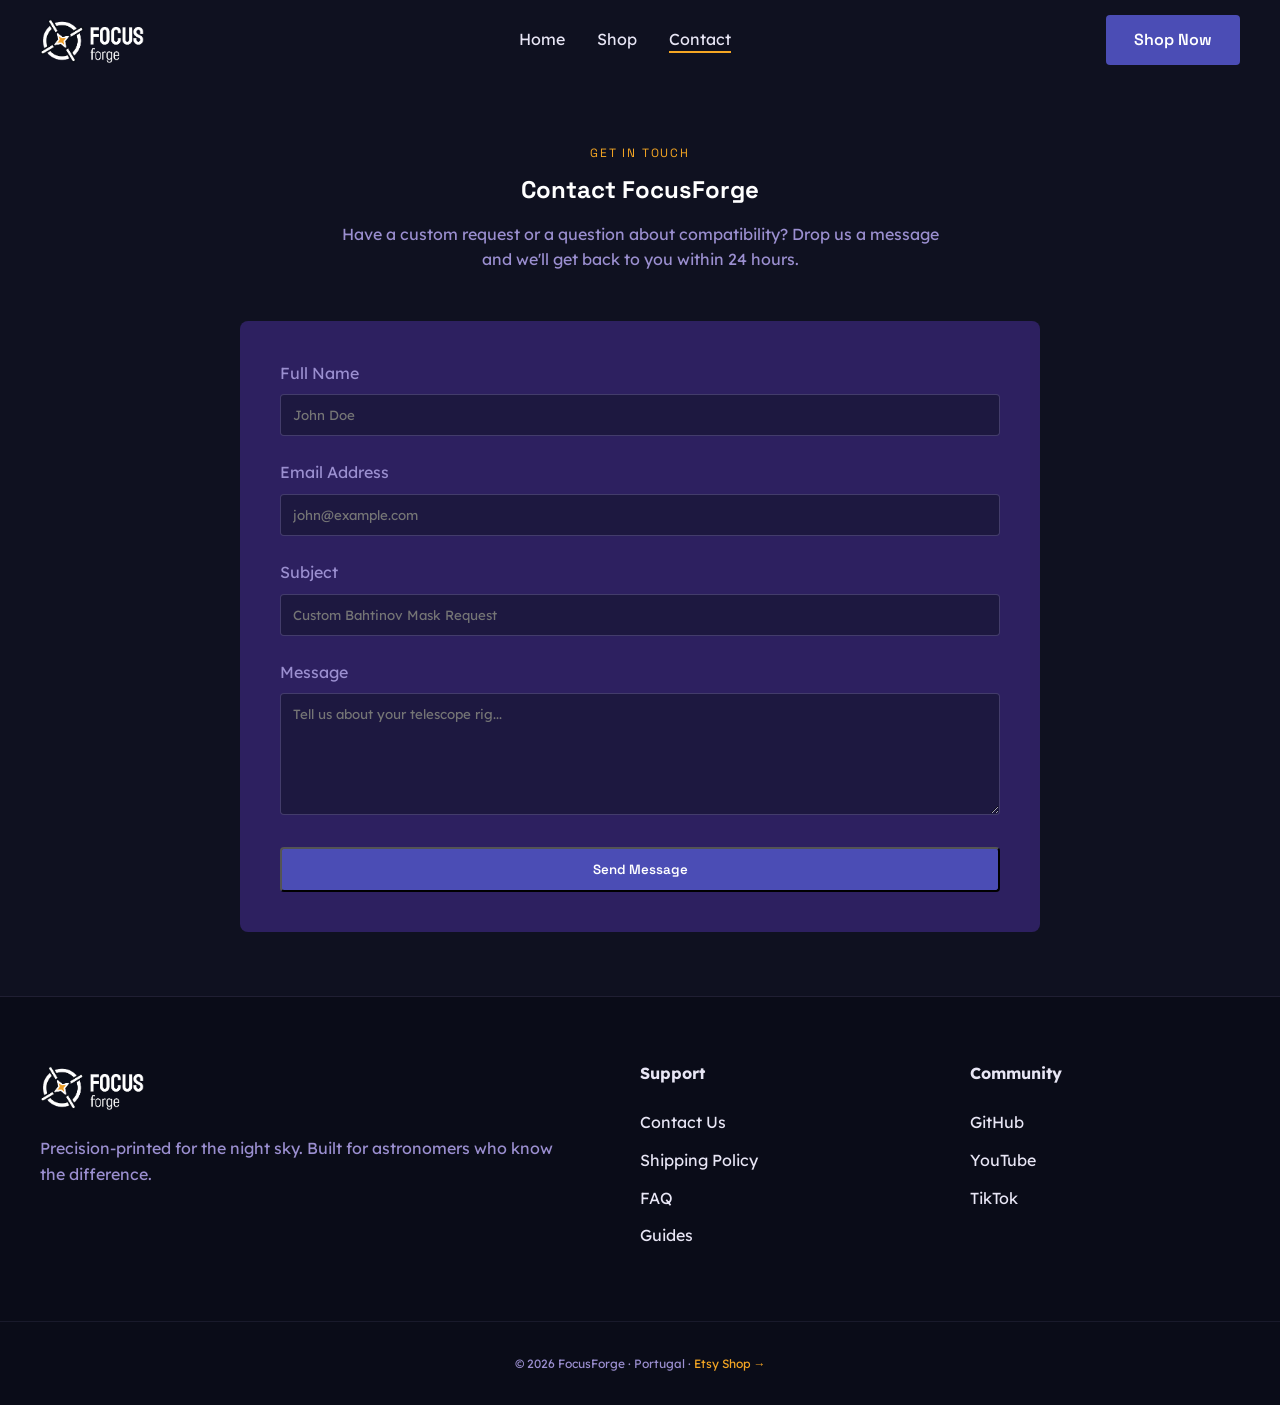
<file: contact.html>
<!DOCTYPE html>
<html lang="en">
<head>
    <meta charset="UTF-8">
    <meta name="viewport" content="width=device-width, initial-scale=1.0">
    <title>Contact Us | FocusForge</title>
    <link rel="preconnect" href="https://fonts.googleapis.com">
    <link rel="preconnect" href="https://fonts.gstatic.com" crossorigin>
    <link href="https://fonts.googleapis.com/css2?family=Lexend:wght@300;400;500;600&family=Space+Grotesk:wght@400;500;600;700&display=swap" rel="stylesheet">
    <link rel="stylesheet" href="https://cdnjs.cloudflare.com/ajax/libs/font-awesome/6.4.0/css/all.min.css">
    <link rel="stylesheet" href="css/style.css">
</head>
<body>
    <nav class="scrolled">
        <div class="container nav-content">
            <a href="index.html" class="logo"><img src="assets/logo.png" alt="FocusForge"></a>
            <ul class="nav-links">
                <li><a href="index.html">Home</a></li>
                <li><a href="shop.html">Shop</a></li>
                <li><a href="contact.html" class="active">Contact</a></li>
            </ul>
            <a href="shop.html" class="btn btn-primary desktop-only">Shop Now</a>
            <button class="hamburger mobile-only" aria-label="Menu">
                <i class="fas fa-bars"></i>
            </button>
        </div>
    </nav>

    <section class="section" style="margin-top: 80px;">
        <div class="container">
            <div class="section-header" style="text-align: center;">
                <span class="eyebrow">Get in Touch</span>
                <h2>Contact FocusForge</h2>
                <p style="color: var(--color-muted); margin-top: 12px; max-width: 600px; margin-left: auto; margin-right: auto;">Have a custom request or a question about compatibility? Drop us a message and we'll get back to you within 24 hours.</p>
            </div>
            
            <div class="contact-container">
                <form action="https://formsubmit.co/focusforge3d@gmail.com" method="POST">
                    <input type="hidden" name="_captcha" value="false">
                    <div class="form-group">
                        <label for="name">Full Name</label>
                        <input type="text" name="name" id="name" placeholder="John Doe" required>
                    </div>
                    <div class="form-group">
                        <label for="email">Email Address</label>
                        <input type="email" name="email" id="email" placeholder="john@example.com" required>
                    </div>
                    <div class="form-group">
                        <label for="subject">Subject</label>
                        <input type="text" name="_subject" id="subject" placeholder="Custom Bahtinov Mask Request" required>
                    </div>
                    <div class="form-group">
                        <label for="message">Message</label>
                        <textarea name="message" id="message" rows="6" placeholder="Tell us about your telescope rig..." required></textarea>
                    </div>
                    <button type="submit" class="btn btn-primary" style="width: 100%;">Send Message</button>
                </form>
            </div>
        </div>
    </section>

    <footer>
        <div class="container footer-grid">
            <div class="footer-col">
                <a href="index.html" class="logo"><img src="assets/logo.png" alt="FocusForge"></a>
                <p style="margin-top: 16px; color: var(--color-muted);">Precision-printed for the night sky. Built for astronomers who know the difference.</p>
            </div>
            <div class="footer-col">
                <h4>Support</h4>
                <ul class="footer-links">
                    <li><a href="contact.html">Contact Us</a></li>
                    <li><a href="shipping.html">Shipping Policy</a></li>
                    <li><a href="faq.html">FAQ</a></li>
                    <li><a href="guides.html">Guides</a></li>
                </ul>
            </div>
            <div class="footer-col">
                <h4>Community</h4>
                <ul class="footer-links">
                    <li><a href="#">GitHub</a></li>
                    <li><a href="#">YouTube</a></li>
                    <li><a href="#">TikTok</a></li>
                </ul>
            </div>

        </div>
        <div class="container footer-bottom">
            <p>© 2026 FocusForge · Portugal · <a href="https://www.etsy.com" target="_blank" style="color: var(--color-accent);">Etsy Shop →</a></p>
        </div>
    </footer>

    <script src="js/main.js"></script>
</body>
</html>
</file>
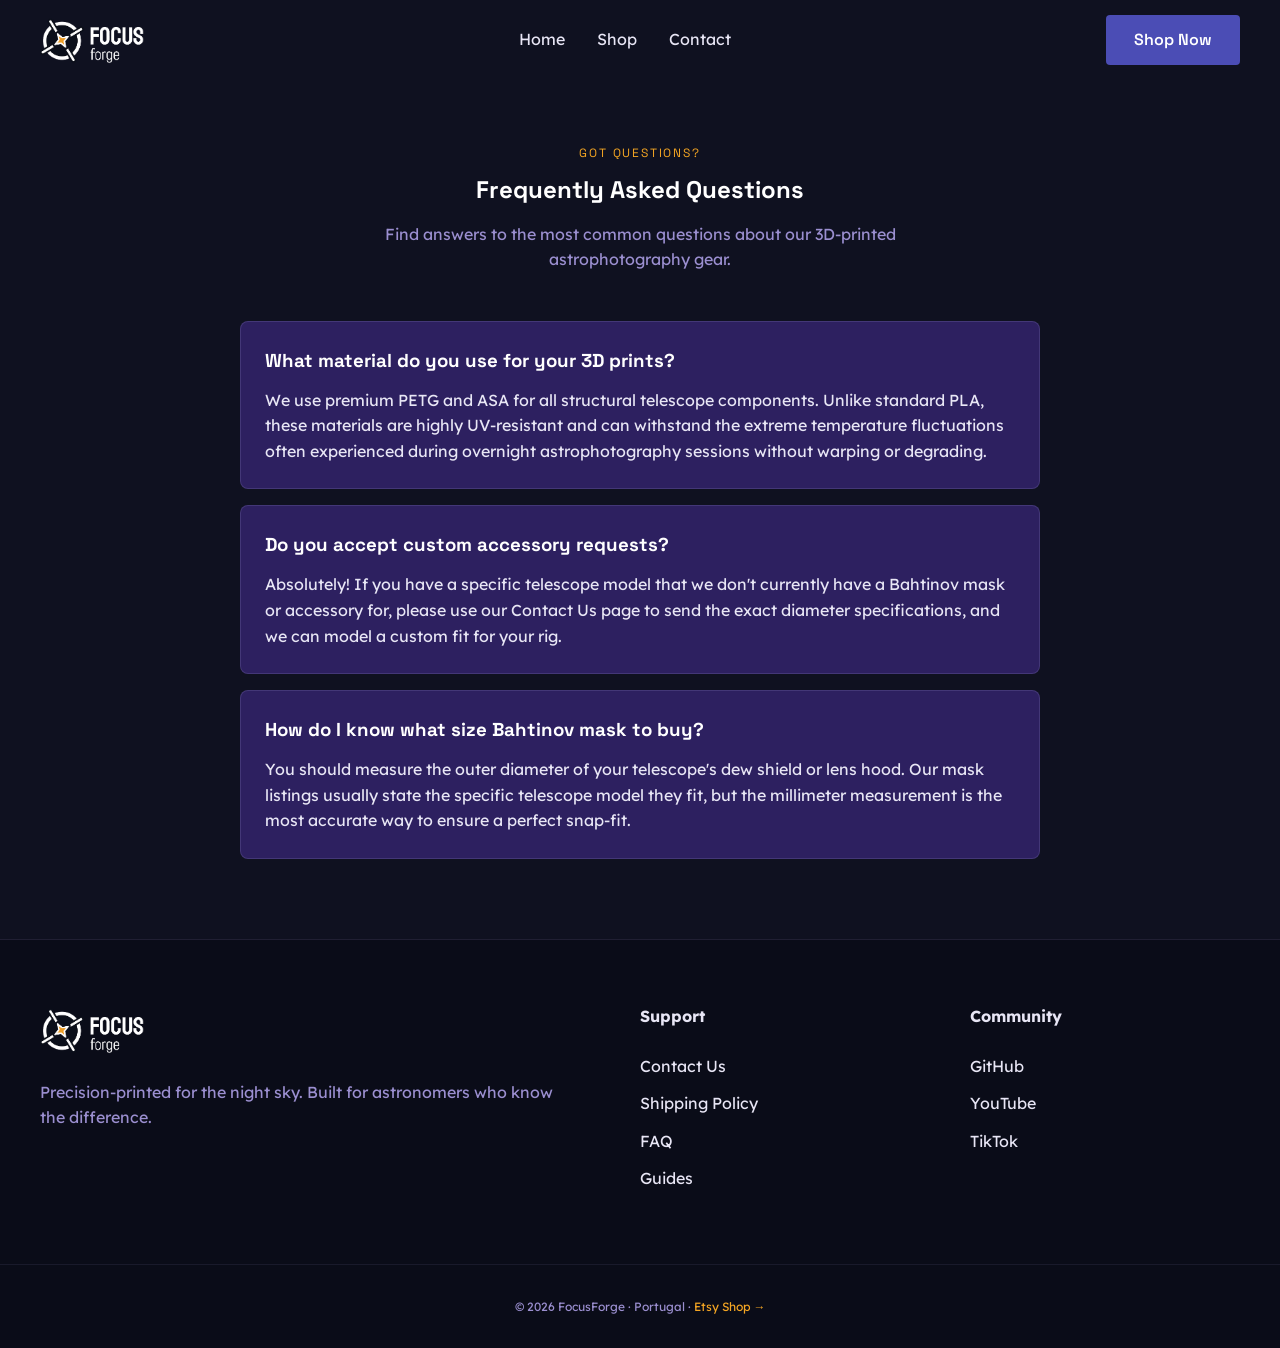
<file: faq.html>
<!DOCTYPE html>
<html lang="en">
<head>
    <meta charset="UTF-8">
    <meta name="viewport" content="width=device-width, initial-scale=1.0">
    <title>FAQ | FocusForge</title>
    <link rel="preconnect" href="https://fonts.googleapis.com">
    <link rel="preconnect" href="https://fonts.gstatic.com" crossorigin>
    <link href="https://fonts.googleapis.com/css2?family=Lexend:wght@300;400;500;600&family=Space+Grotesk:wght@400;500;600;700&display=swap" rel="stylesheet">
    <link rel="stylesheet" href="https://cdnjs.cloudflare.com/ajax/libs/font-awesome/6.4.0/css/all.min.css">
    <link rel="stylesheet" href="css/style.css">
</head>
<body>
    <nav class="scrolled">
        <div class="container nav-content">
            <a href="index.html" class="logo"><img src="assets/logo.png" alt="FocusForge"></a>
            <ul class="nav-links">
                <li><a href="index.html">Home</a></li>
                <li><a href="shop.html">Shop</a></li>
                <li><a href="contact.html">Contact</a></li>
            </ul>
            <a href="shop.html" class="btn btn-primary desktop-only">Shop Now</a>
            <button class="hamburger mobile-only" aria-label="Menu">
                <i class="fas fa-bars"></i>
            </button>
        </div>
    </nav>

    <section class="section" style="margin-top: 80px;">
        <div class="container">
            <div class="section-header" style="text-align: center;">
                <span class="eyebrow">Got Questions?</span>
                <h2>Frequently Asked Questions</h2>
                <p style="color: var(--color-muted); margin-top: 12px; max-width: 600px; margin-left: auto; margin-right: auto;">Find answers to the most common questions about our 3D-printed astrophotography gear.</p>
            </div>
            
            <div style="max-width: 800px; margin: 0 auto;">
                <div style="background: var(--color-surface); padding: 24px; border-radius: 8px; border: 1px solid rgba(155, 143, 208, 0.2); margin-bottom: 16px;">
                    <h3 style="color: var(--color-white); font-family: var(--font-display); margin-bottom: 12px;">What material do you use for your 3D prints?</h3>
                    <p style="color: var(--color-text); line-height: 1.6;">We use premium PETG and ASA for all structural telescope components. Unlike standard PLA, these materials are highly UV-resistant and can withstand the extreme temperature fluctuations often experienced during overnight astrophotography sessions without warping or degrading.</p>
                </div>
                
                <div style="background: var(--color-surface); padding: 24px; border-radius: 8px; border: 1px solid rgba(155, 143, 208, 0.2); margin-bottom: 16px;">
                    <h3 style="color: var(--color-white); font-family: var(--font-display); margin-bottom: 12px;">Do you accept custom accessory requests?</h3>
                    <p style="color: var(--color-text); line-height: 1.6;">Absolutely! If you have a specific telescope model that we don't currently have a Bahtinov mask or accessory for, please use our Contact Us page to send the exact diameter specifications, and we can model a custom fit for your rig.</p>
                </div>
                
                <div style="background: var(--color-surface); padding: 24px; border-radius: 8px; border: 1px solid rgba(155, 143, 208, 0.2); margin-bottom: 16px;">
                    <h3 style="color: var(--color-white); font-family: var(--font-display); margin-bottom: 12px;">How do I know what size Bahtinov mask to buy?</h3>
                    <p style="color: var(--color-text); line-height: 1.6;">You should measure the outer diameter of your telescope's dew shield or lens hood. Our mask listings usually state the specific telescope model they fit, but the millimeter measurement is the most accurate way to ensure a perfect snap-fit.</p>
                </div>
            </div>
        </div>
    </section>

    <footer>
        <div class="container footer-grid">
            <div class="footer-col">
                <a href="index.html" class="logo"><img src="assets/logo.png" alt="FocusForge"></a>
                <p style="margin-top: 16px; color: var(--color-muted);">Precision-printed for the night sky. Built for astronomers who know the difference.</p>
            </div>
            <div class="footer-col">
                <h4>Support</h4>
                <ul class="footer-links">
                    <li><a href="contact.html">Contact Us</a></li>
                    <li><a href="shipping.html">Shipping Policy</a></li>
                    <li><a href="faq.html">FAQ</a></li>
                    <li><a href="guides.html">Guides</a></li>
                </ul>
            </div>
            <div class="footer-col">
                <h4>Community</h4>
                <ul class="footer-links">
                    <li><a href="#">GitHub</a></li>
                    <li><a href="#">YouTube</a></li>
                    <li><a href="#">TikTok</a></li>
                </ul>
            </div>
        </div>
        <div class="container footer-bottom">
            <p>© 2026 FocusForge · Portugal · <a href="https://www.etsy.com" target="_blank" style="color: var(--color-accent);">Etsy Shop →</a></p>
        </div>
    </footer>

    <script src="js/main.js"></script>
</body>
</html>
</file>
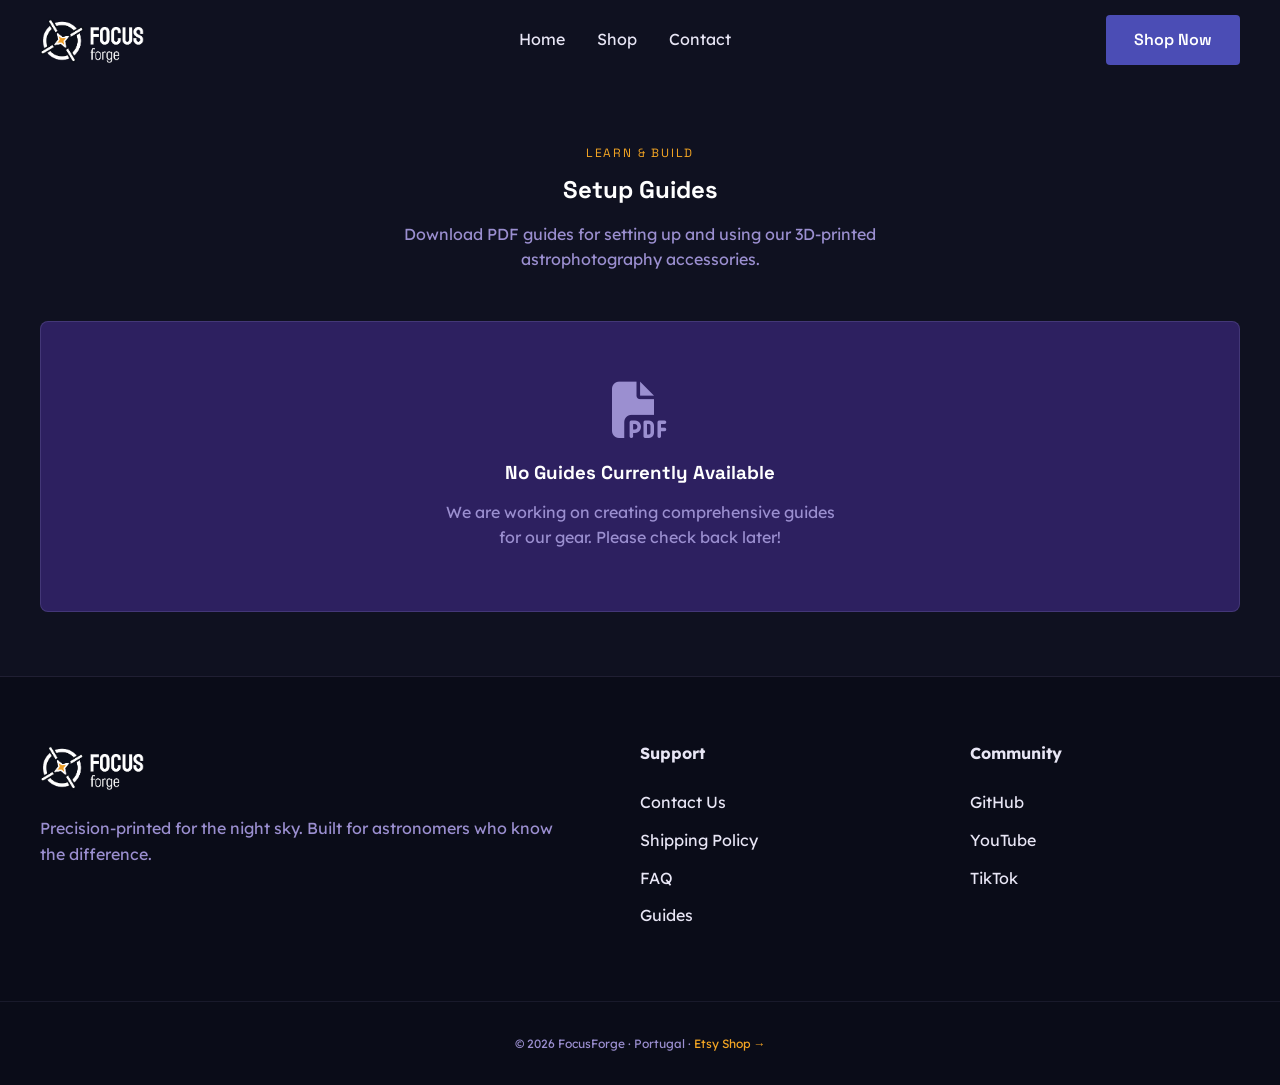
<file: guides.html>
<!DOCTYPE html>
<html lang="en">
<head>
    <meta charset="UTF-8">
    <meta name="viewport" content="width=device-width, initial-scale=1.0">
    <title>Guides | FocusForge</title>
    <link rel="preconnect" href="https://fonts.googleapis.com">
    <link rel="preconnect" href="https://fonts.gstatic.com" crossorigin>
    <link href="https://fonts.googleapis.com/css2?family=Lexend:wght@300;400;500;600&family=Space+Grotesk:wght@400;500;600;700&display=swap" rel="stylesheet">
    <link rel="stylesheet" href="https://cdnjs.cloudflare.com/ajax/libs/font-awesome/6.4.0/css/all.min.css">
    <link rel="stylesheet" href="css/style.css">
</head>
<body>
    <nav class="scrolled">
        <div class="container nav-content">
            <a href="index.html" class="logo"><img src="assets/logo.png" alt="FocusForge"></a>
            <ul class="nav-links">
                <li><a href="index.html">Home</a></li>
                <li><a href="shop.html">Shop</a></li>
                <li><a href="contact.html">Contact</a></li>
            </ul>
            <a href="shop.html" class="btn btn-primary desktop-only">Shop Now</a>
            <button class="hamburger mobile-only" aria-label="Menu">
                <i class="fas fa-bars"></i>
            </button>
        </div>
    </nav>

    <section class="section" style="margin-top: 80px; min-height: 60vh;">
        <div class="container">
            <div class="section-header" style="text-align: center;">
                <span class="eyebrow">Learn & Build</span>
                <h2>Setup Guides</h2>
                <p style="color: var(--color-muted); margin-top: 12px; max-width: 600px; margin-left: auto; margin-right: auto;">Download PDF guides for setting up and using our 3D-printed astrophotography accessories.</p>
            </div>
            
            <div id="guides-grid" class="product-grid" style="margin-top: 40px;">
                <!-- Guides loaded dynamically -->
                <div class="loading-state" style="grid-column: 1 / -1; text-align: center;">
                    <i class="fas fa-circle-notch fa-spin"></i> Loading guides...
                </div>
            </div>
        </div>
    </section>

    <footer>
        <div class="container footer-grid">
            <div class="footer-col">
                <a href="index.html" class="logo"><img src="assets/logo.png" alt="FocusForge"></a>
                <p style="margin-top: 16px; color: var(--color-muted);">Precision-printed for the night sky. Built for astronomers who know the difference.</p>
            </div>
            <div class="footer-col">
                <h4>Support</h4>
                <ul class="footer-links">
                    <li><a href="contact.html">Contact Us</a></li>
                    <li><a href="shipping.html">Shipping Policy</a></li>
                    <li><a href="faq.html">FAQ</a></li>
                    <li><a href="guides.html">Guides</a></li>
                </ul>
            </div>
            <div class="footer-col">
                <h4>Community</h4>
                <ul class="footer-links">
                    <li><a href="#">GitHub</a></li>
                    <li><a href="#">YouTube</a></li>
                    <li><a href="#">TikTok</a></li>
                </ul>
            </div>
        </div>
        <div class="container footer-bottom">
            <p>© 2026 FocusForge · Portugal · <a href="https://www.etsy.com" target="_blank" style="color: var(--color-accent);">Etsy Shop →</a></p>
        </div>
    </footer>

    <!-- Use sheets-config to potentially provide parseCSVLine function if needed -->
    <script src="js/sheets-config.js"></script>
    <script src="js/guides-config.js"></script>
    <script src="js/guides.js"></script>
    <script src="js/main.js"></script>
</body>
</html>
</file>
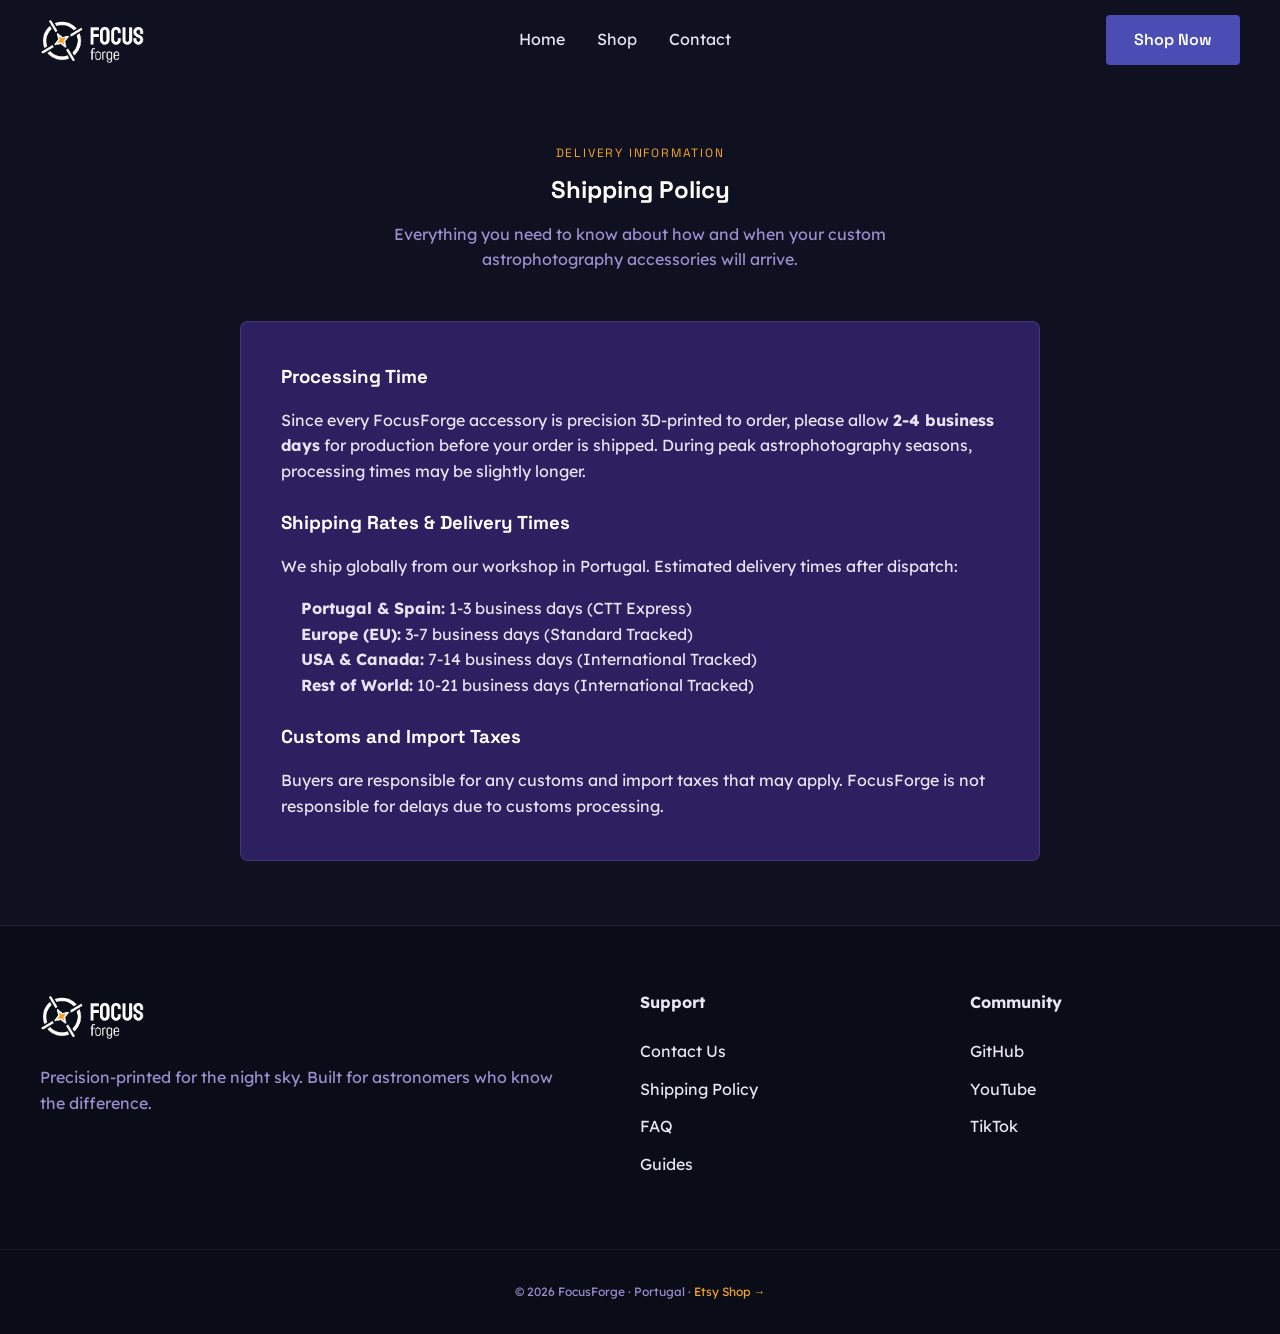
<file: shipping.html>
<!DOCTYPE html>
<html lang="en">
<head>
    <meta charset="UTF-8">
    <meta name="viewport" content="width=device-width, initial-scale=1.0">
    <title>Shipping Policy | FocusForge</title>
    <link rel="preconnect" href="https://fonts.googleapis.com">
    <link rel="preconnect" href="https://fonts.gstatic.com" crossorigin>
    <link href="https://fonts.googleapis.com/css2?family=Lexend:wght@300;400;500;600&family=Space+Grotesk:wght@400;500;600;700&display=swap" rel="stylesheet">
    <link rel="stylesheet" href="https://cdnjs.cloudflare.com/ajax/libs/font-awesome/6.4.0/css/all.min.css">
    <link rel="stylesheet" href="css/style.css">
</head>
<body>
    <nav class="scrolled">
        <div class="container nav-content">
            <a href="index.html" class="logo"><img src="assets/logo.png" alt="FocusForge"></a>
            <ul class="nav-links">
                <li><a href="index.html">Home</a></li>
                <li><a href="shop.html">Shop</a></li>
                <li><a href="contact.html">Contact</a></li>
            </ul>
            <a href="shop.html" class="btn btn-primary desktop-only">Shop Now</a>
            <button class="hamburger mobile-only" aria-label="Menu">
                <i class="fas fa-bars"></i>
            </button>
        </div>
    </nav>

    <section class="section" style="margin-top: 80px;">
        <div class="container">
            <div class="section-header" style="text-align: center;">
                <span class="eyebrow">Delivery Information</span>
                <h2>Shipping Policy</h2>
                <p style="color: var(--color-muted); margin-top: 12px; max-width: 600px; margin-left: auto; margin-right: auto;">Everything you need to know about how and when your custom astrophotography accessories will arrive.</p>
            </div>
            
            <div style="max-width: 800px; margin: 0 auto; background: var(--color-surface); padding: 40px; border-radius: 8px; border: 1px solid rgba(155, 143, 208, 0.2);">
                <h3 style="margin-bottom: 16px; color: var(--color-white); font-family: var(--font-display);">Processing Time</h3>
                <p style="color: var(--color-text); margin-bottom: 24px; line-height: 1.6;">Since every FocusForge accessory is precision 3D-printed to order, please allow <strong>2-4 business days</strong> for production before your order is shipped. During peak astrophotography seasons, processing times may be slightly longer.</p>

                <h3 style="margin-bottom: 16px; color: var(--color-white); font-family: var(--font-display);">Shipping Rates & Delivery Times</h3>
                <p style="color: var(--color-text); margin-bottom: 16px; line-height: 1.6;">We ship globally from our workshop in Portugal. Estimated delivery times after dispatch:</p>
                <ul style="color: var(--color-text); margin-bottom: 24px; margin-left: 20px; line-height: 1.6;">
                    <li><strong>Portugal & Spain:</strong> 1-3 business days (CTT Express)</li>
                    <li><strong>Europe (EU):</strong> 3-7 business days (Standard Tracked)</li>
                    <li><strong>USA & Canada:</strong> 7-14 business days (International Tracked)</li>
                    <li><strong>Rest of World:</strong> 10-21 business days (International Tracked)</li>
                </ul>

                <h3 style="margin-bottom: 16px; color: var(--color-white); font-family: var(--font-display);">Customs and Import Taxes</h3>
                <p style="color: var(--color-text); line-height: 1.6;">Buyers are responsible for any customs and import taxes that may apply. FocusForge is not responsible for delays due to customs processing.</p>
            </div>
        </div>
    </section>

    <footer>
        <div class="container footer-grid">
            <div class="footer-col">
                <a href="index.html" class="logo"><img src="assets/logo.png" alt="FocusForge"></a>
                <p style="margin-top: 16px; color: var(--color-muted);">Precision-printed for the night sky. Built for astronomers who know the difference.</p>
            </div>
            <div class="footer-col">
                <h4>Support</h4>
                <ul class="footer-links">
                    <li><a href="contact.html">Contact Us</a></li>
                    <li><a href="shipping.html">Shipping Policy</a></li>
                    <li><a href="faq.html">FAQ</a></li>
                    <li><a href="guides.html">Guides</a></li>
                </ul>
            </div>
            <div class="footer-col">
                <h4>Community</h4>
                <ul class="footer-links">
                    <li><a href="#">GitHub</a></li>
                    <li><a href="#">YouTube</a></li>
                    <li><a href="#">TikTok</a></li>
                </ul>
            </div>
        </div>
        <div class="container footer-bottom">
            <p>© 2026 FocusForge · Portugal · <a href="https://www.etsy.com" target="_blank" style="color: var(--color-accent);">Etsy Shop →</a></p>
        </div>
    </footer>

    <script src="js/main.js"></script>
</body>
</html>
</file>
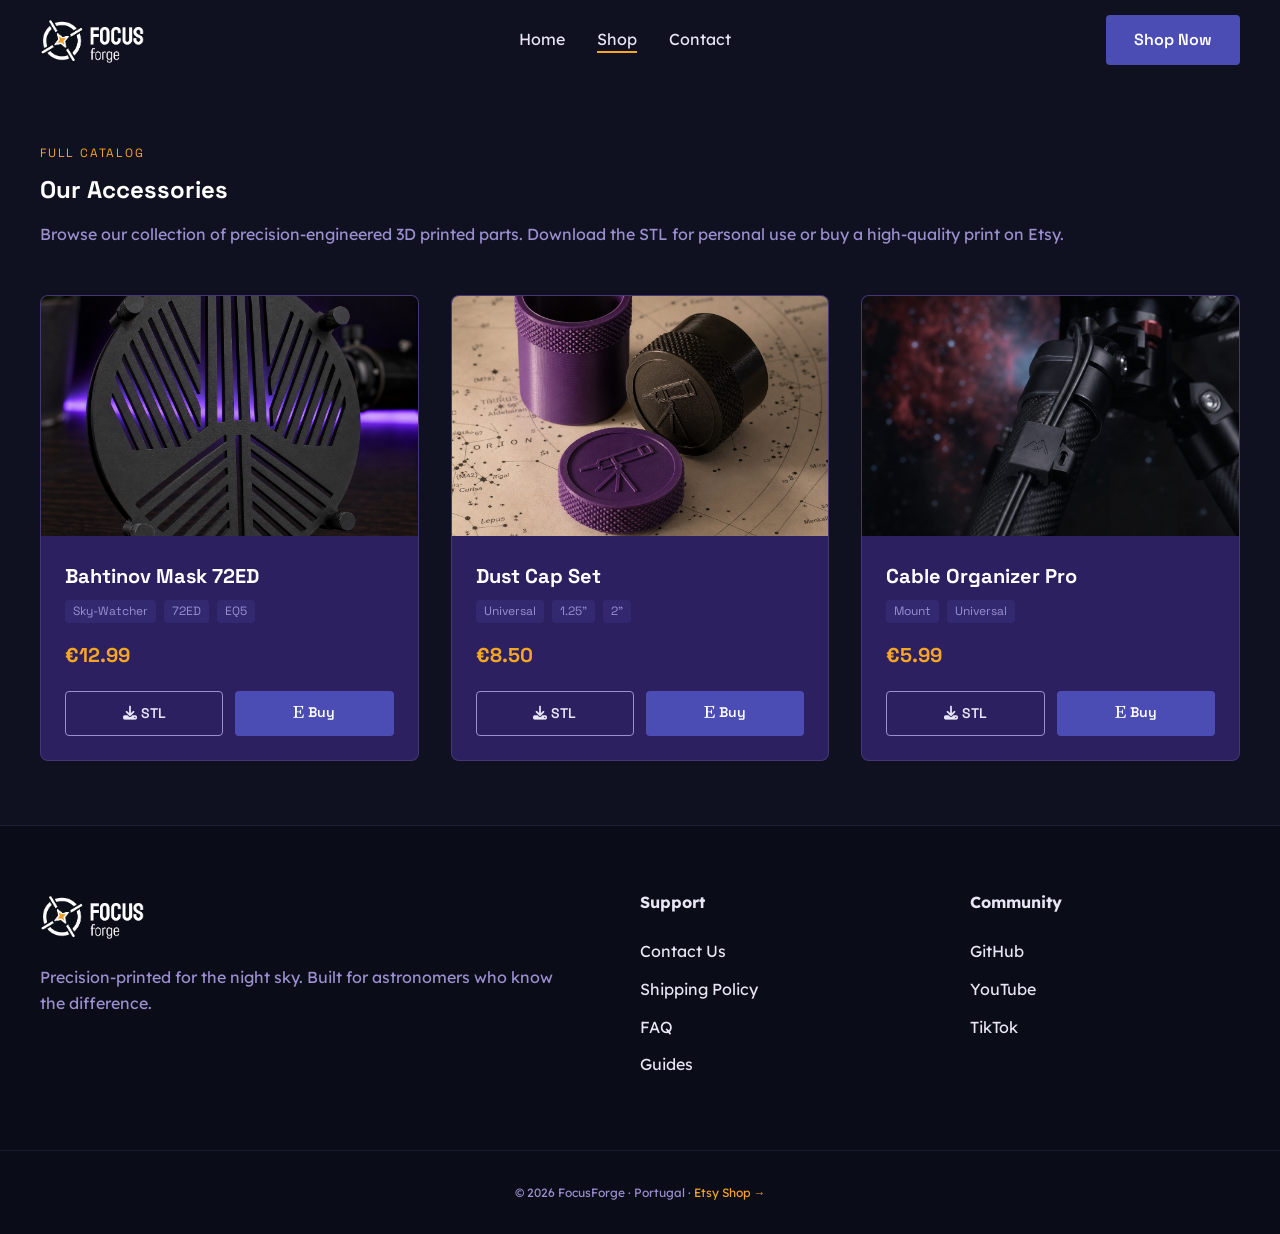
<file: shop.html>
<!DOCTYPE html>
<html lang="en">
<head>
    <meta charset="UTF-8">
    <meta name="viewport" content="width=device-width, initial-scale=1.0">
    <title>Shop | FocusForge Astrophotography Accessories</title>
    <link rel="preconnect" href="https://fonts.googleapis.com">
    <link rel="preconnect" href="https://fonts.gstatic.com" crossorigin>
    <link href="https://fonts.googleapis.com/css2?family=Lexend:wght@300;400;500;600&family=Space+Grotesk:wght@400;500;600;700&display=swap" rel="stylesheet">
    <link rel="stylesheet" href="https://cdnjs.cloudflare.com/ajax/libs/font-awesome/6.4.0/css/all.min.css">
    <link rel="stylesheet" href="css/style.css">
</head>
<body>
    <nav class="scrolled">
        <div class="container nav-content">
            <a href="index.html" class="logo"><img src="assets/logo.png" alt="FocusForge"></a>
            <ul class="nav-links">
                <li><a href="index.html">Home</a></li>
                <li><a href="shop.html" class="active">Shop</a></li>
                <li><a href="contact.html">Contact</a></li>
            </ul>
            <a href="shop.html" class="btn btn-primary desktop-only">Shop Now</a>
            <button class="hamburger mobile-only" aria-label="Menu">
                <i class="fas fa-bars"></i>
            </button>
        </div>
    </nav>

    <section class="section" style="margin-top: 80px;">
        <div class="container">
            <div class="section-header">
                <span class="eyebrow">Full Catalog</span>
                <h2>Our Accessories</h2>
                <p style="color: var(--color-muted); margin-top: 12px;">Browse our collection of precision-engineered 3D printed parts. Download the STL for personal use or buy a high-quality print on Etsy.</p>
            </div>
            
            <div class="product-grid">
                <!-- Products loaded dynamically from Google Sheets -->
                <div class="loading-state">
                    <i class="fas fa-circle-notch fa-spin"></i> Loading accessories...
                </div>
            </div>
        </div>
    </section>

    <footer>
        <div class="container footer-grid">
            <div class="footer-col">
                <a href="index.html" class="logo"><img src="assets/logo.png" alt="FocusForge"></a>
                <p style="margin-top: 16px; color: var(--color-muted);">Precision-printed for the night sky. Built for astronomers who know the difference.</p>
            </div>
            <div class="footer-col">
                <h4>Support</h4>
                <ul class="footer-links">
                    <li><a href="contact.html">Contact Us</a></li>
                    <li><a href="shipping.html">Shipping Policy</a></li>
                    <li><a href="faq.html">FAQ</a></li>
                    <li><a href="guides.html">Guides</a></li>
                </ul>
            </div>
            <div class="footer-col">
                <h4>Community</h4>
                <ul class="footer-links">
                    <li><a href="#">GitHub</a></li>
                    <li><a href="#">YouTube</a></li>
                    <li><a href="#">TikTok</a></li>
                </ul>
            </div>

        </div>
        <div class="container footer-bottom">
            <p>© 2026 FocusForge · Portugal · <a href="https://www.etsy.com" target="_blank" style="color: var(--color-accent);">Etsy Shop →</a></p>
        </div>
    </footer>

    <script src="js/sheets-config.js"></script>
    <script src="js/products.js"></script>
    <script src="js/main.js"></script>
</body>
</html>
</file>
<file: css/style.css>
:root {
    --color-bg: #0F1120;
    --color-surface: #2D2060;
    --color-primary: #4B4DB5;
    --color-accent: #F5A623;
    --color-muted: #9B8FD0;
    --color-text: #E8E6F5;
    --color-white: #FFFFFF;
    
    --font-display: 'Space Grotesk', sans-serif;
    --font-body: 'Lexend', sans-serif;
    --font-mono: 'Space Grotesk', monospace;

    --space-1: 4px;
    --space-2: 8px;
    --space-4: 16px;
    --space-6: 32px;
    --space-10: 64px;
    --space-20: 128px;
    
    --shadow-glow: 0 0 24px rgba(75, 77, 181, 0.35);
    --shadow-amber: 0 0 32px rgba(245, 166, 35, 0.5);
}

* {
    margin: 0;
    padding: 0;
    box-sizing: border-box;
}

body {
    background-color: var(--color-bg);
    color: var(--color-text);
    font-family: var(--font-body);
    line-height: 1.6;
    overflow-x: hidden;
}

h1, h2, h3 {
    font-family: var(--font-display);
    color: var(--color-white);
    font-weight: 700;
}

a {
    text-decoration: none;
    color: inherit;
    transition: 0.3s ease;
}

ul {
    list-style: none;
}

.container {
    max-width: 1280px;
    margin: 0 auto;
    padding: 0 40px;
}

/* Navbar */
nav {
    height: 80px;
    display: flex;
    align-items: center;
    position: fixed;
    top: 0;
    width: 100%;
    z-index: 1000;
    transition: background 0.3s, backdrop-filter 0.3s;
}

nav.scrolled,
nav.menu-open {
    background: rgba(15, 17, 32, 0.98);
    backdrop-filter: blur(20px);
    border-bottom: 1px solid rgba(155, 143, 208, 0.15);
}

.nav-content {
    display: flex;
    justify-content: space-between;
    align-items: center;
    width: 100%;
}

.logo {
    display: inline-flex;
    align-items: center;
}

.logo img {
    height: 52px;
    width: auto;
}

.nav-links {
    display: flex;
    gap: 32px;
}

.nav-links a {
    position: relative;
    padding-bottom: 4px;
}

.nav-links a::after {
    content: '';
    position: absolute;
    bottom: 0;
    left: 0;
    width: 0;
    height: 2px;
    background-color: var(--color-accent);
    transition: width 0.3s cubic-bezier(0.16, 1, 0.3, 1);
}

.nav-links a:hover {
    color: var(--color-accent);
}

.nav-links a:hover::after,
.nav-links a.active::after {
    width: 100%;
}

/* Hero Section */
.hero {
    height: 100vh;
    display: flex;
    align-items: center;
    background: radial-gradient(ellipse at 70% 50%, rgba(75,77,181,0.15) 0%, transparent 65%),
                radial-gradient(ellipse at 20% 80%, rgba(245,166,35,0.08) 0%, transparent 50%);
    padding-top: 80px;
}

.hero-grid {
    display: grid;
    grid-template-columns: 1fr 1fr;
    align-items: center;
    gap: 40px;
}

.hero-content h1 {
    font-size: clamp(2.5rem, 6vw, 5rem);
    line-height: 1.1;
    margin-bottom: 24px;
}

.hero-content p {
    font-size: 1.125rem;
    color: var(--color-muted);
    max-width: 520px;
    margin-bottom: 40px;
}

.cta-group {
    display: flex;
    gap: 16px;
}

.btn {
    padding: 12px 28px;
    border-radius: 4px;
    font-family: var(--font-display);
    font-weight: 600;
    cursor: pointer;
    display: inline-block;
    transition: all 0.3s ease;
}

.btn-primary {
    background-color: var(--color-primary);
    color: var(--color-white);
}

.btn-primary:hover {
    background-color: var(--color-accent);
    color: var(--color-bg);
}

.btn-ghost {
    border: 1px solid var(--color-muted);
    color: var(--color-text);
}

.btn-ghost:hover {
    border-color: var(--color-primary);
    color: var(--color-white);
}

.hero-image img {
    width: 100%;
    border-radius: 12px;
    filter: drop-shadow(0 0 40px rgba(245,166,35,0.2));
}

/* Trust Bar */
.trust-bar {
    background: var(--color-surface);
    padding: 24px 0;
    border-top: 1px solid rgba(155, 143, 208, 0.15);
    border-bottom: 1px solid rgba(155, 143, 208, 0.15);
}

.trust-content {
    display: flex;
    justify-content: space-around;
    flex-wrap: wrap;
    gap: 20px;
}

.trust-item {
    display: flex;
    align-items: center;
    gap: 8px;
    font-size: 0.875rem;
}

.trust-item i {
    color: var(--color-accent);
}

/* Products Section */
.section {
    padding: var(--space-10) 0;
}

.section-header {
    margin-bottom: 48px;
}

.eyebrow {
    font-family: var(--font-mono);
    font-size: 0.75rem;
    color: var(--color-accent);
    text-transform: uppercase;
    letter-spacing: 0.15em;
    display: block;
    margin-bottom: 8px;
}

.product-grid {
    display: grid;
    grid-template-columns: repeat(auto-fill, minmax(300px, 1fr));
    gap: 32px;
}

.product-card {
    background: var(--color-surface);
    border-radius: 8px;
    border: 1px solid rgba(155, 143, 208, 0.2);
    overflow: hidden;
    transition: all 0.4s cubic-bezier(0.34, 1.56, 0.64, 1);
    cursor: pointer;
    position: relative;
}

.product-card:hover {
    transform: translateY(-8px);
    border-color: rgba(155, 143, 208, 0.5);
}

.product-modal-overlay {
    position: fixed;
    top: 0;
    left: 0;
    width: 100vw;
    height: 100vh;
    background: rgba(15, 17, 32, 0.7);
    backdrop-filter: blur(8px);
    z-index: 2000;
    display: flex;
    align-items: center;
    justify-content: center;
    padding: 20px;
    opacity: 0;
    animation: fadeIn 0.3s ease forwards;
}

.product-modal-overlay.closing {
    animation: fadeOut 0.3s ease forwards;
}

.product-modal-content {
    background: var(--color-surface);
    border-radius: 12px;
    border: 1px solid rgba(155, 143, 208, 0.3);
    width: 100%;
    max-width: 600px;
    max-height: 90vh;
    overflow-y: auto;
    position: relative;
    box-shadow: 0 24px 80px rgba(0, 0, 0, 0.6), 0 0 40px rgba(75, 77, 181, 0.2);
    opacity: 0;
    transform: scale(0.95) translateY(20px);
    animation: modalScaleUp 0.4s cubic-bezier(0.16, 1, 0.3, 1) 0.05s forwards;
}

.product-modal-overlay.closing .product-modal-content {
    animation: modalScaleDown 0.3s ease forwards;
}

@keyframes fadeOut {
    from { opacity: 1; }
    to { opacity: 0; }
}

@keyframes modalScaleUp {
    from {
        opacity: 0;
        transform: scale(0.95) translateY(20px);
    }
    to {
        opacity: 1;
        transform: scale(1) translateY(0);
    }
}

@keyframes modalScaleDown {
    from {
        opacity: 1;
        transform: scale(1) translateY(0);
    }
    to {
        opacity: 0;
        transform: scale(0.95) translateY(20px);
    }
}

@keyframes fadeIn {
    from { opacity: 0; }
    to { opacity: 1; }
}

@keyframes slideUp {
    from {
        opacity: 0;
        transform: translateY(30px);
    }
    to {
        opacity: 1;
        transform: translateY(0);
    }
}

.product-card {
    animation: slideUp 0.6s ease-out;
}

.product-img {
    height: 240px;
    overflow: hidden;
    position: relative;
}

.product-img img {
    width: 100%;
    height: 100%;
    object-fit: cover;
    transition: transform 0.5s ease;
}

.product-card:hover .product-img img {
    transform: scale(1.08);
}

.product-modal-content .product-img {
    height: 350px;
}

.product-info {
    padding: 24px;
    transition: all 0.3s ease;
}

.product-modal-content .product-info {
    padding: 32px;
}

.product-description {
    display: none;
    margin-top: 16px;
    padding-top: 16px;
    border-top: 1px solid rgba(155, 143, 208, 0.2);
    color: var(--color-muted);
    font-size: 0.95rem;
    line-height: 1.6;
    animation: slideUp 0.4s ease;
}

.product-modal-content .product-description {
    display: block;
}

.close-btn {
    display: none;
    position: absolute;
    top: 16px;
    right: 16px;
    background: rgba(15, 17, 32, 0.8);
    border: none;
    color: var(--color-accent);
    width: 40px;
    height: 40px;
    border-radius: 50%;
    cursor: pointer;
    font-size: 1.5rem;
    z-index: 2001;
    transition: all 0.3s ease;
}

.close-btn:hover {
    background: var(--color-accent);
    color: var(--color-bg);
}

.product-modal-content .close-btn {
    display: flex;
    align-items: center;
    justify-content: center;
}

.product-info h3 {
    font-size: 1.25rem;
    margin-bottom: 8px;
}

.product-tags {
    font-family: var(--font-mono);
    font-size: 0.75rem;
    color: var(--color-muted);
    margin-bottom: 16px;
    display: flex;
    gap: 8px;
}

.tag {
    background: rgba(75, 77, 181, 0.2);
    padding: 2px 8px;
    border-radius: 4px;
}

.price {
    font-family: var(--font-mono);
    font-size: 1.25rem;
    color: var(--color-accent);
    font-weight: 700;
    margin-bottom: 20px;
    display: block;
}

.product-actions {
    display: grid;
    grid-template-columns: 1fr 1fr;
    gap: 12px;
    transition: all 0.3s ease;
}

.product-modal-content .product-actions {
    grid-template-columns: 1fr;
}

.product-actions .btn {
    transition: all 0.3s ease;
}

.product-actions .btn:active {
    transform: scale(0.95);
}

.btn-sm {
    padding: 10px;
    font-size: 0.875rem;
    text-align: center;
}

/* Contact Form */
.contact-container {
    max-width: 800px;
    margin: 0 auto;
    background: var(--color-surface);
    padding: 40px;
    border-radius: 8px;
}

.form-group {
    margin-bottom: 24px;
}

.form-group label {
    display: block;
    margin-bottom: 8px;
    color: var(--color-muted);
}

.form-group input, .form-group textarea {
    width: 100%;
    padding: 12px;
    background: rgba(15, 17, 32, 0.5);
    border: 1px solid rgba(155, 143, 208, 0.3);
    border-radius: 4px;
    color: var(--color-white);
    font-family: var(--font-body);
}

.form-group input:focus, .form-group textarea:focus {
    outline: none;
    border-color: var(--color-primary);
}

/* Footer */
footer {
    background: #0A0C18;
    padding: 64px 0 32px;
    border-top: 1px solid rgba(155, 143, 208, 0.15);
}

.footer-grid {
    display: grid;
    grid-template-columns: 2fr 1fr 1fr;
    gap: 60px;
    margin-bottom: 60px;
}

.footer-col h4 {
    margin-bottom: 24px;
}

.footer-links li {
    margin-bottom: 12px;
}

.footer-links a:hover {
    color: var(--color-accent);
}

.newsletter input {
    width: 100%;
    padding: 12px;
    background: var(--color-bg);
    border: 1px solid rgba(155, 143, 208, 0.3);
    border-radius: 4px;
    color: var(--color-white);
    margin-bottom: 12px;
}

.footer-bottom {
    text-align: center;
    font-size: 0.75rem;
    color: var(--color-muted);
    padding-top: 32px;
    border-top: 1px solid rgba(155, 143, 208, 0.1);
}

/* Loading State */
.loading-state {
    grid-column: 1 / -1;
    display: flex;
    flex-direction: column;
    align-items: center;
    justify-content: center;
    padding: 60px 0;
    color: var(--color-muted);
    font-size: 1.2rem;
    gap: 16px;
}

.loading-state i {
    font-size: 2rem;
    color: var(--color-primary);
    animation: loading-spin 1s infinite linear;
}

@keyframes loading-spin {
    100% { transform: rotate(360deg); }
}

/* Utilities */
.hamburger {
    background: none;
    border: none;
    color: var(--color-white);
    font-size: 1.5rem;
    cursor: pointer;
}

.mobile-only {
    display: none;
}

@media (max-width: 1024px) {
    .hero-grid {
        grid-template-columns: 1fr;
        text-align: center;
    }
    .hero-content p {
        margin: 0 auto 40px;
    }
    .cta-group {
        justify-content: center;
    }
    .footer-grid {
        grid-template-columns: 1fr 1fr;
    }
}

@media (max-width: 768px) {
    .desktop-only {
        display: none !important;
    }
    .hamburger.mobile-only {
        display: block;
    }
    .nav-links {
        display: flex;
        flex-direction: column;
        position: absolute;
        top: 80px;
        left: 0;
        width: 100%;
        background: rgba(15, 17, 32, 0.98);
        backdrop-filter: blur(20px);
        padding: 20px;
        gap: 20px;
        border-bottom: 1px solid rgba(155, 143, 208, 0.15);
        box-shadow: 0 10px 20px rgba(0,0,0,0.5);
        
        opacity: 0;
        visibility: hidden;
        transform: translateY(-10px);
        transition: all 0.3s cubic-bezier(0.16, 1, 0.3, 1);
        z-index: 999;
    }
    .nav-links.active {
        opacity: 1;
        visibility: visible;
        transform: translateY(0);
    }
    .cta-group {
        flex-direction: column;
        gap: 12px;
        width: 100%;
    }
    .cta-group .btn {
        width: 100%;
    }
    .container {
        padding: 0 20px;
    }
    .footer-grid {
        grid-template-columns: 1fr;
    }
    .product-modal-content {
        max-height: 90vh;
    }
}
</file>
